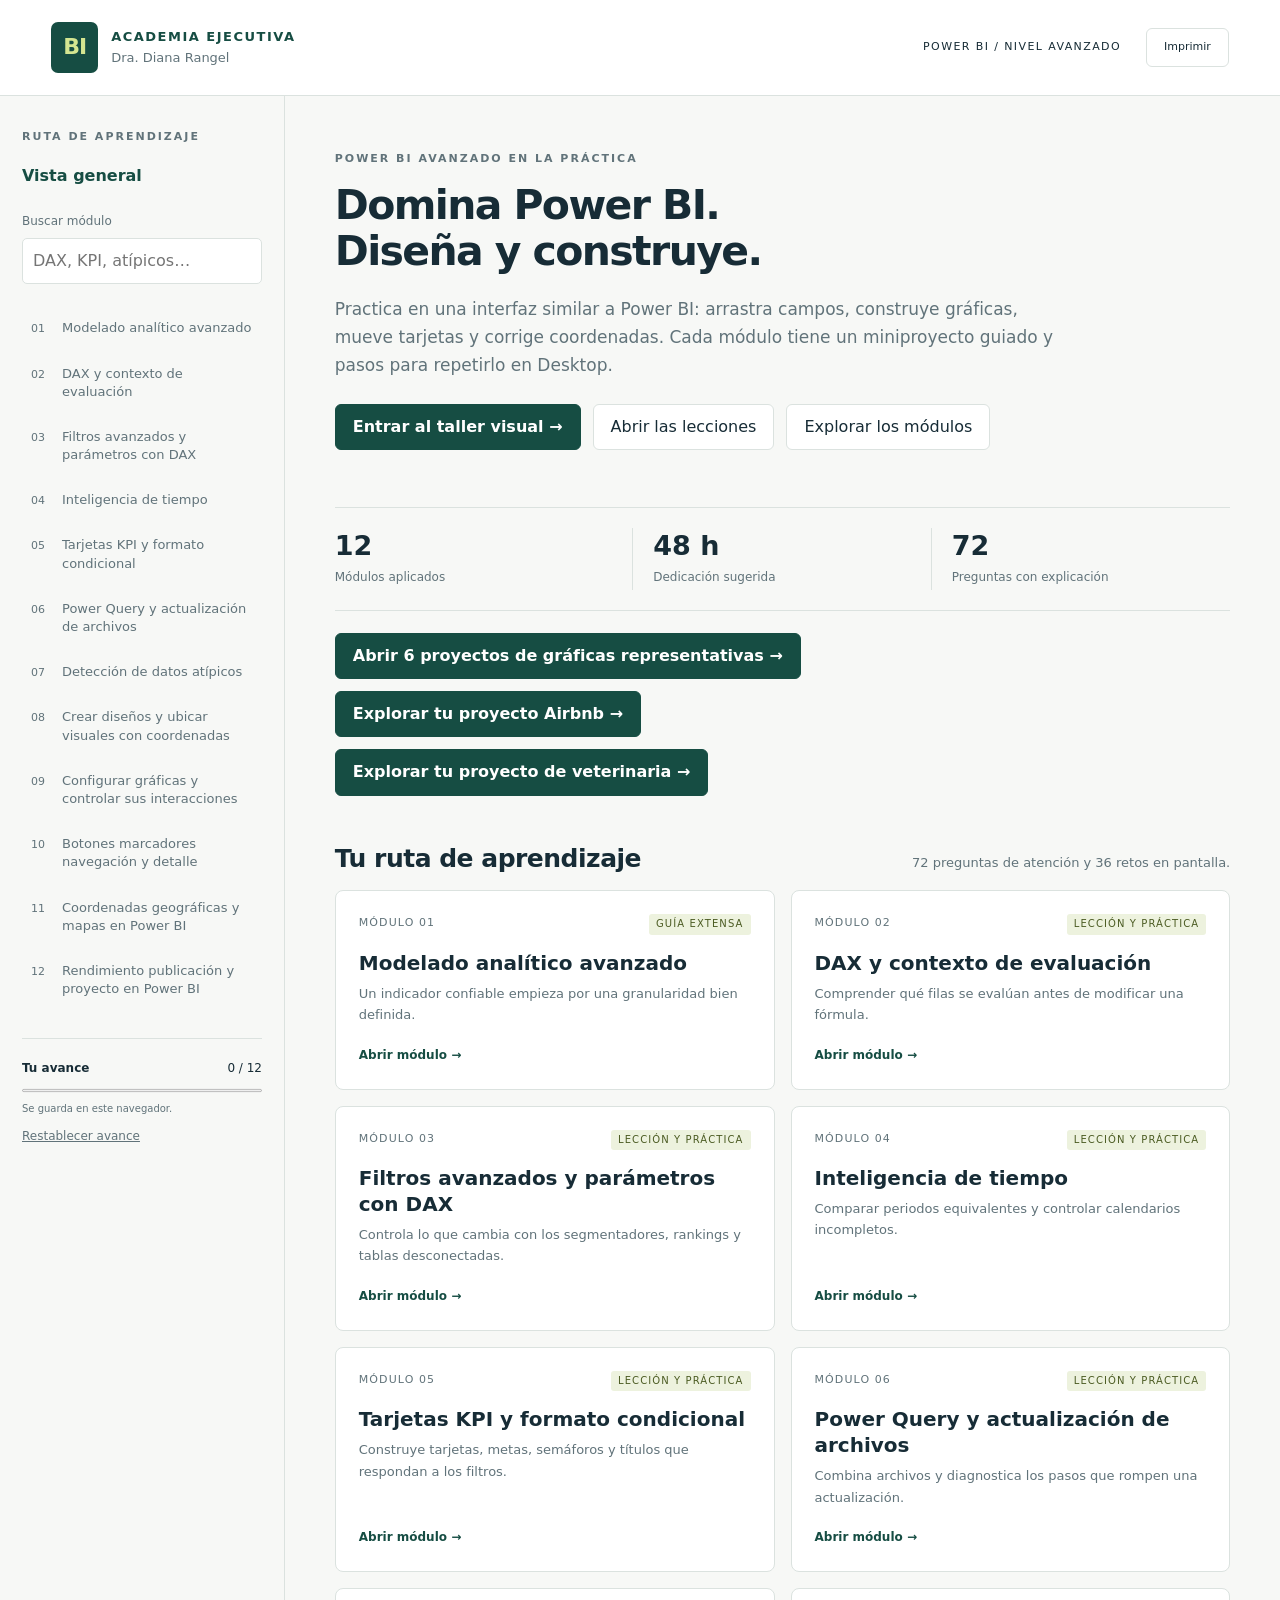
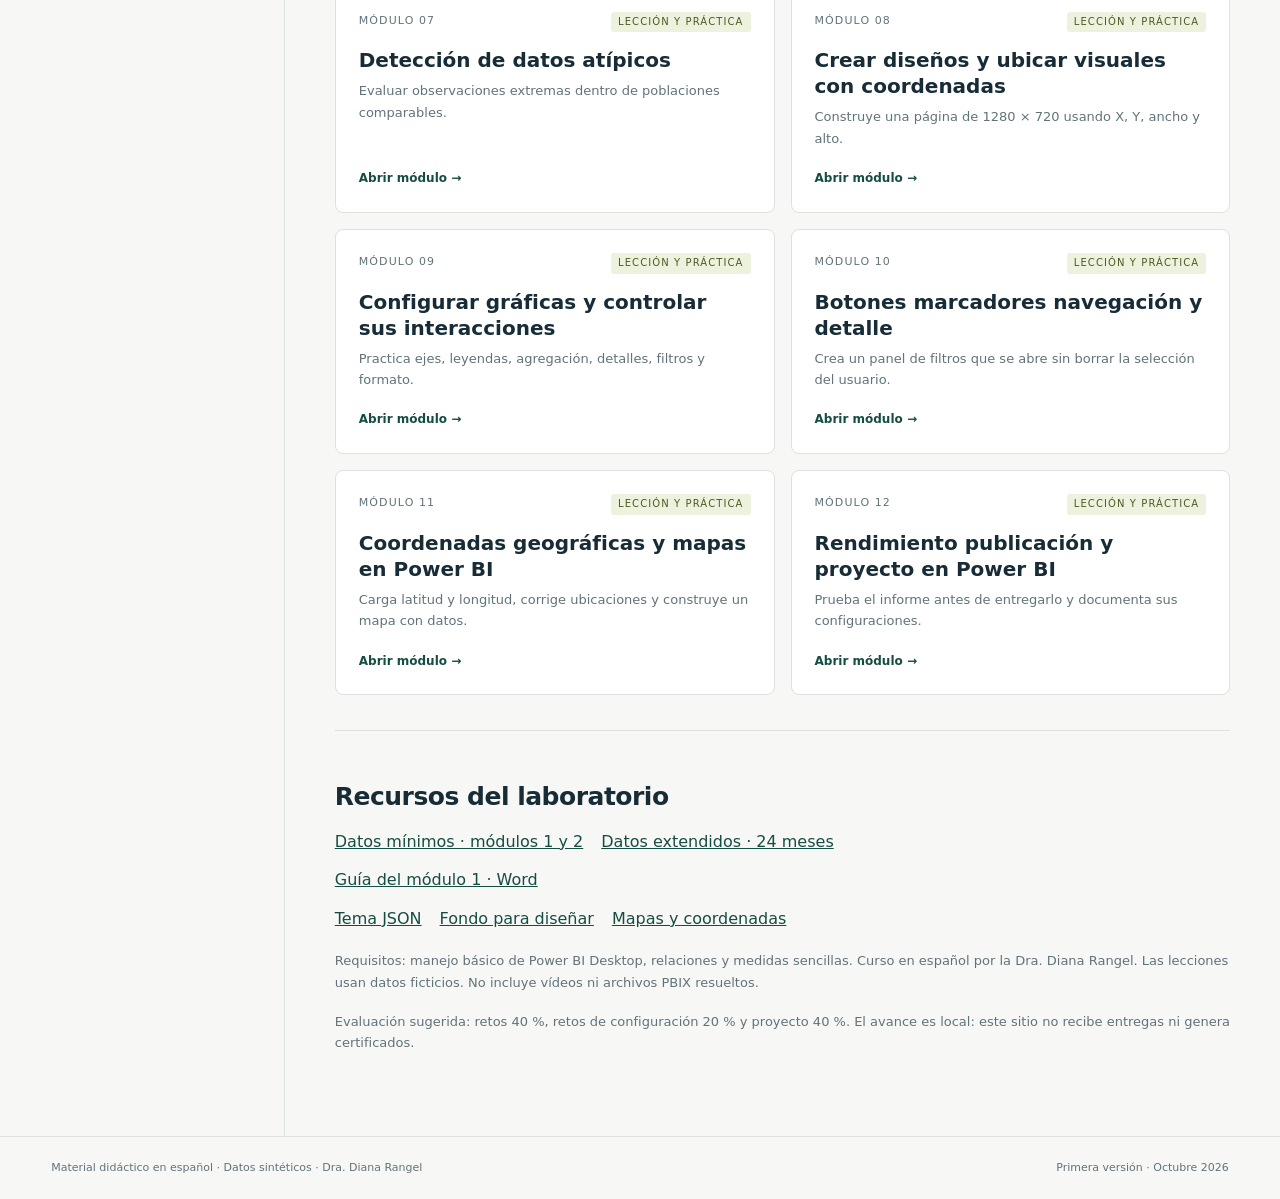
<file: docs/index.html>
<!doctype html>
<html lang="es"><head><meta charset="utf-8"><meta name="viewport" content="width=device-width, initial-scale=1"><title>Power BI avanzado · Dra. Diana Rangel</title><link rel="stylesheet" href="assets/style.css"><script defer src="assets/course.js"></script><script defer src="assets/app.js"></script></head>
<body><a class="skip" href="#content">Saltar al contenido</a><header><a href="#inicio" class="brand"><span class="brand-icon">BI</span><span>ACADEMIA EJECUTIVA<small>Dra. Diana Rangel</small></span></a><div class="header-right"><span>POWER BI / NIVEL AVANZADO</span><button id="print" class="outline">Imprimir</button></div></header>
<div class="layout"><aside><div class="sidebar-label">RUTA DE APRENDIZAJE</div><a href="#inicio" class="home">Vista general</a><label class="search-label" for="search">Buscar módulo</label><input id="search" type="search" placeholder="DAX, KPI, atípicos…"><nav id="nav" aria-label="Módulos del curso"></nav><div class="progress-box"><div><b>Tu avance</b><span id="progress-label">0 / 12</span></div><progress id="progress" max="12" value="0"></progress><small>Se guarda en este navegador.</small><button class="text-button" id="reset">Restablecer avance</button></div></aside><main id="content" tabindex="-1"></main></div><footer>Material didáctico en español · Datos sintéticos · Dra. Diana Rangel <span>Primera versión · Octubre 2026</span></footer></body></html>
</file>
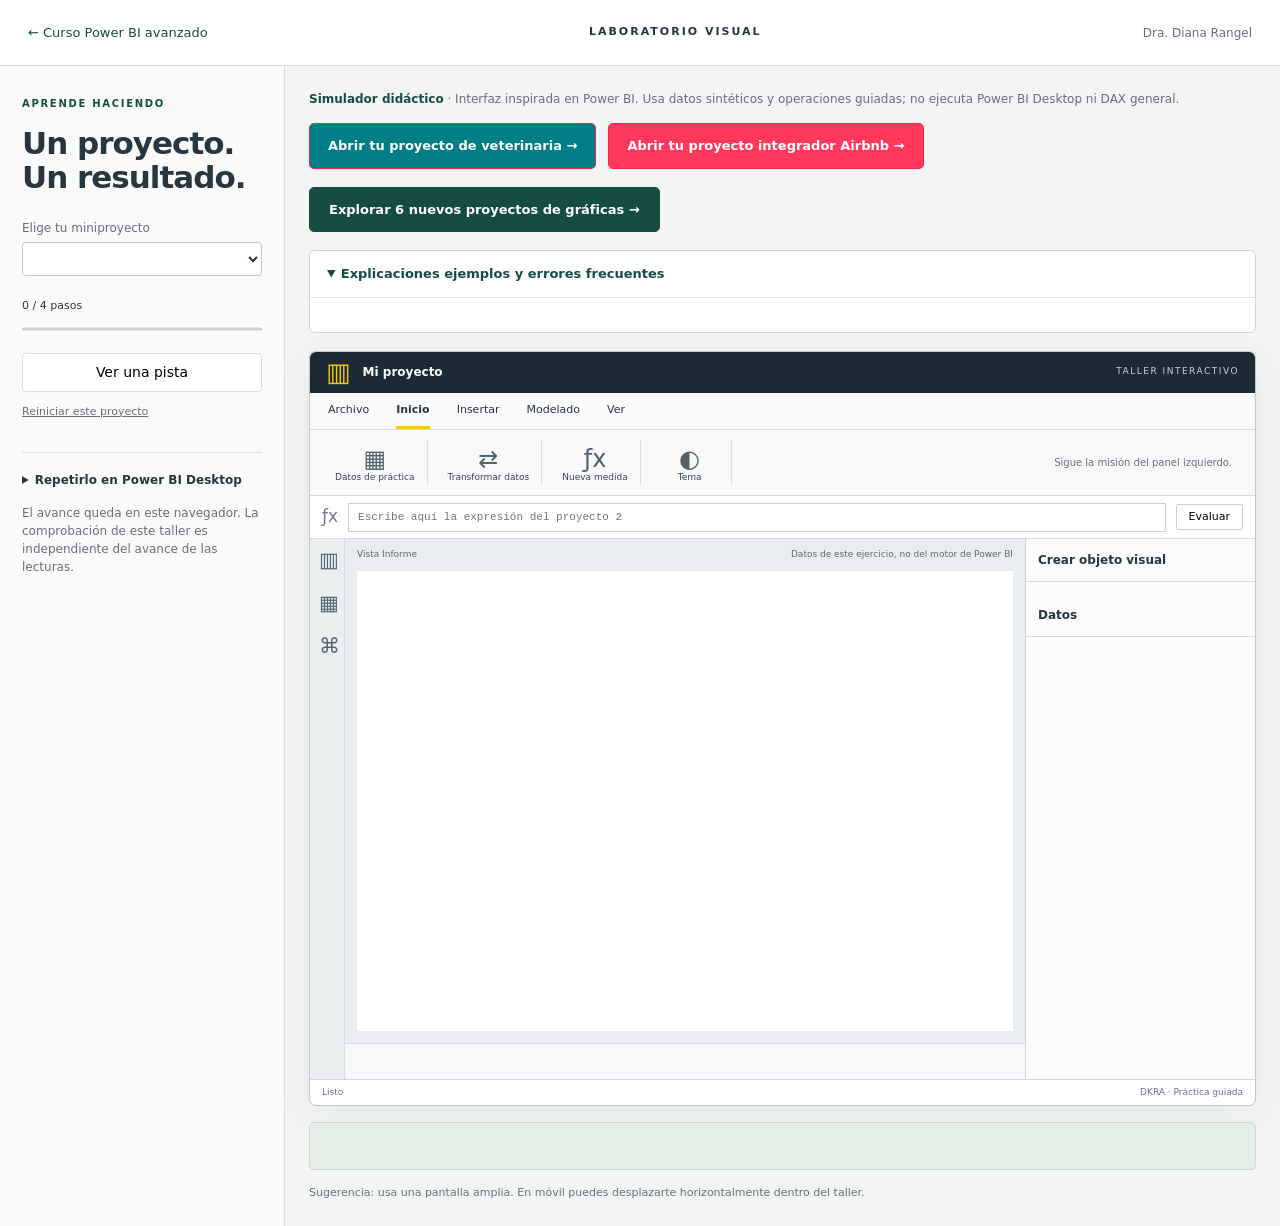
<file: ABRIR_TALLER.html>
<!doctype html><html lang="es"><meta charset="utf-8"><meta http-equiv="refresh" content="0;url=docs/laboratorio.html"><title>Abrir taller</title><p><a href="docs/laboratorio.html">Abrir taller visual de Power BI</a></p></html>
</file>
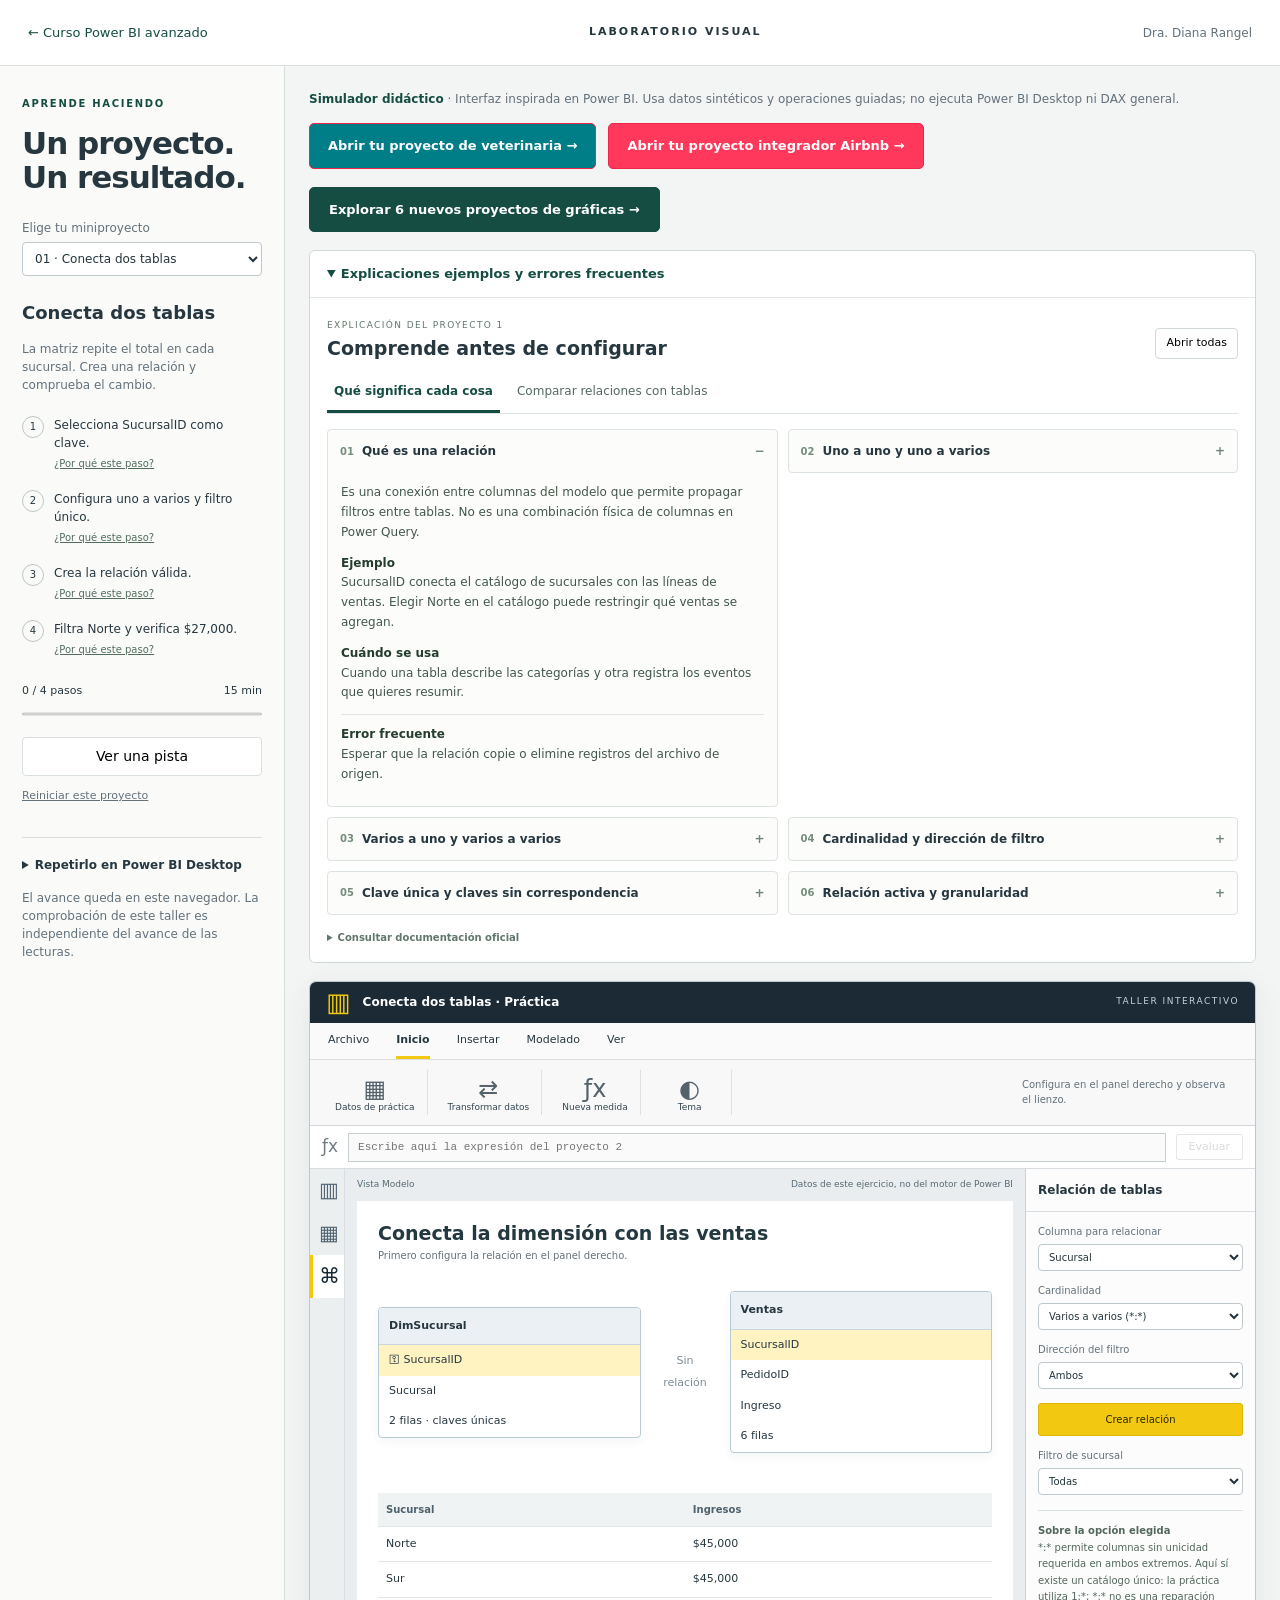
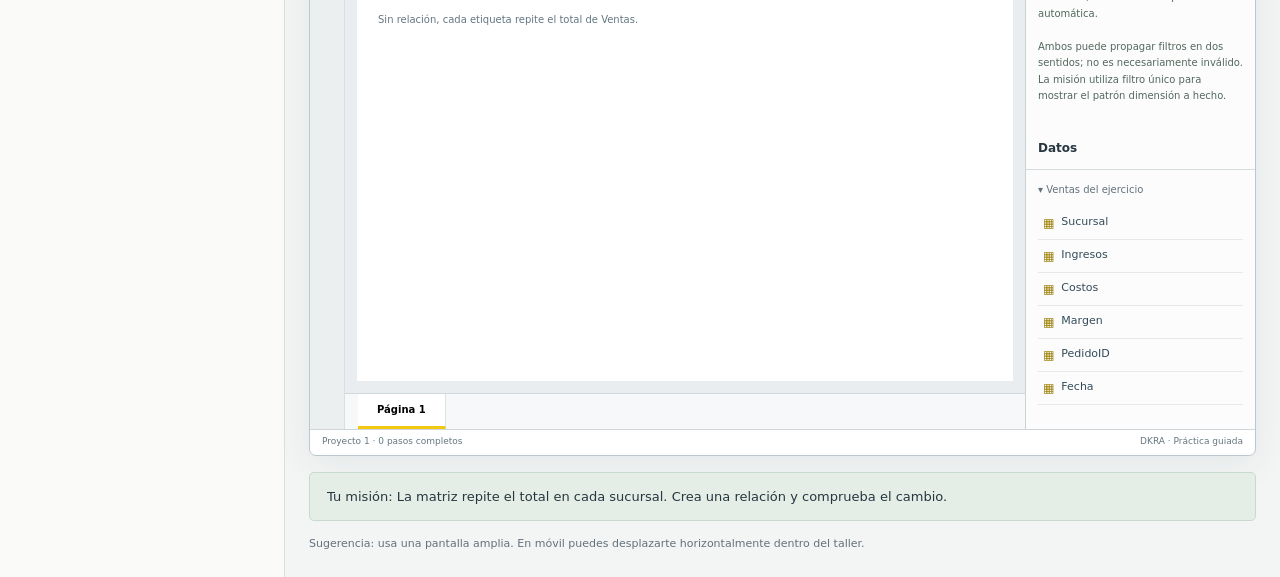
<file: docs/laboratorio.html>
<!doctype html>
<html lang="es"><head><meta charset="utf-8"><meta name="viewport" content="width=device-width, initial-scale=1"><title>Laboratorio visual · Power BI</title><link rel="stylesheet" href="lab/lab.css"><script defer src="lab/core.js"></script><script defer src="lab/knowledge.js"></script><script defer src="lab/help.js"></script><script defer src="lab/charts.js"></script><script defer src="airbnb/data.js"></script><script defer src="airbnb/core.js"></script><script defer src="airbnb/app.js"></script><script defer src="veterinaria/data.js"></script><script defer src="veterinaria/core.js"></script><script defer src="veterinaria/app.js"></script><script defer src="lab/app.js"></script></head>
<body><a class="skip" href="#workspace">Saltar al taller</a><header class="academy"><a href="index.html">← Curso Power BI avanzado</a><b>LABORATORIO VISUAL</b><span>Dra. Diana Rangel</span></header>
<div class="learning"><aside class="mission"><div class="mini-label">APRENDE HACIENDO</div><h1>Un proyecto.<br>Un resultado.</h1><label for="project">Elige tu miniproyecto</label><select id="project"></select><div id="mission-copy"></div><ol id="steps"></ol><div class="progress-label"><span id="count">0 / 4 pasos</span><span id="duration"></span></div><progress id="mission-progress" max="4" value="0"></progress><button id="hint" class="secondary">Ver una pista</button><p id="hint-copy" class="hint" hidden></p><button id="reset" class="text-button">Reiniciar este proyecto</button><details><summary>Repetirlo en Power BI Desktop</summary><p id="desktop"></p><a id="dataset" download>Descargar datos de este proyecto</a><p><a id="extra-dataset" download="Metas_laboratorio.csv" hidden>Descargar metas del proyecto 5</a></p><p><a href="https://learn.microsoft.com/power-bi/create-reports/desktop-report-view" target="_blank" rel="noopener">Consultar interfaz real en Microsoft Learn</a></p></details><p class="small">El avance queda en este navegador. La comprobación de este taller es independiente del avance de las lecturas.</p></aside>
<main id="workspace"><div class="simulation-note"><strong>Simulador didáctico</strong> · Interfaz inspirada en Power BI. Usa datos sintéticos y operaciones guiadas; no ejecuta Power BI Desktop ni DAX general.</div><button class="open-airbnb open-vet" data-open-vet>Abrir tu proyecto de veterinaria →</button><button class="open-airbnb" data-open-airbnb>Abrir tu proyecto integrador Airbnb →</button><button class="open-graphs" data-open-graphs>Explorar 6 nuevos proyectos de gráficas →</button><details class="lesson-panel" id="lesson-panel" open><summary>Explicaciones ejemplos y errores frecuentes</summary><div id="learning-content"></div></details><div class="app-window"><div class="app-title"><span class="bi-mark">▥</span><b id="file-title">Mi proyecto</b><span class="app-label">TALLER INTERACTIVO</span></div><div class="tabs"><span>Archivo</span><span class="selected">Inicio</span><span>Insertar</span><span>Modelado</span><span>Ver</span></div><div class="ribbon"><button data-ribbon="data"><span>▦</span>Datos de práctica</button><button data-ribbon="transform"><span>⇄</span>Transformar datos</button><button data-ribbon="measure"><span>ƒx</span>Nueva medida</button><button data-ribbon="theme"><span>◐</span>Tema</button><div class="ribbon-guide" id="ribbon-guide">Sigue la misión del panel izquierdo.</div></div><div class="formula"><span>ƒx</span><input id="formula" aria-label="Expresión DAX guiada" placeholder="Escribe aquí la expresión del proyecto 2" autocomplete="off" spellcheck="false"><button id="evaluate">Evaluar</button></div><div class="studio"><nav class="view-rail" aria-label="Vistas simuladas"><button data-view="Informe" title="Vista Informe" aria-label="Vista Informe">▥</button><button data-view="Datos" title="Vista Datos" aria-label="Vista Datos">▦</button><button data-view="Modelo" title="Vista Modelo" aria-label="Vista Modelo">⌘</button></nav><section class="stage"><div class="canvas-top"><span id="view-label">Vista Informe</span><span>Datos de este ejercicio, no del motor de Power BI</span></div><div id="canvas"></div><div class="page-tabs" id="pages"></div></section><aside class="properties"><div class="pane-title" id="pane-title">Crear objeto visual</div><div id="tools"></div><div class="pane-title">Datos</div><div id="fields"></div></aside></div><div class="app-status"><span id="status">Listo</span><span>DKRA · Práctica guiada</span></div></div><div id="feedback" role="status" aria-live="polite"></div><div id="desktop-warning" class="small">Sugerencia: usa una pantalla amplia. En móvil puedes desplazarte horizontalmente dentro del taller.</div></main></div></body></html>
</file>
<file: docs/assets/style.css>
:root{--ink:#172c36;--muted:#61737a;--paper:#f7f8f6;--line:#dbe2df;--green:#164d43;--lime:#d4e591}*{box-sizing:border-box}body{margin:0;background:var(--paper);color:var(--ink);font:16px/1.65 system-ui,-apple-system,Segoe UI,sans-serif}a{color:var(--green)}button,input{font:inherit}button,a{touch-action:manipulation}button{cursor:pointer}button:focus-visible,a:focus-visible,input:focus-visible,summary:focus-visible{outline:3px solid #ba7800;outline-offset:3px}.skip{position:absolute;left:-9999px}.skip:focus{left:10px;top:10px;background:white;z-index:3}header{height:96px;padding:0 4%;border-bottom:1px solid var(--line);display:flex;align-items:center;justify-content:space-between;background:white}.brand{text-decoration:none;display:flex;align-items:center;gap:13px;font-weight:750;font-size:13px;letter-spacing:1.5px}.brand small{display:block;letter-spacing:0;font-weight:400;font-size:13px;color:var(--muted)}.brand-icon{background:var(--green);color:var(--lime);padding:7px 12px;font-size:22px;letter-spacing:-1px;border-radius:7px}.header-right{display:flex;gap:25px;align-items:center;font-size:11px;letter-spacing:1.4px}.outline,.primary{padding:9px 17px;border:1px solid var(--line);border-radius:6px;background:white;color:var(--ink);text-decoration:none;display:inline-block}.primary{background:var(--green);color:white;border-color:var(--green);font-weight:650}.layout{max-width:1500px;margin:auto;display:grid;grid-template-columns:285px minmax(0,1fr)}aside{padding:32px 22px;border-right:1px solid var(--line)}.sidebar-label,.eyebrow{font-size:11px;letter-spacing:2px;font-weight:700;color:var(--muted)}.home{display:block;text-decoration:none;font-weight:650;margin:17px 0}.search-label{font-size:12px;color:var(--muted)}input[type=search]{width:100%;border:1px solid var(--line);padding:9px 10px;background:white;border-radius:5px;margin:5px 0 20px}nav a{display:flex;gap:10px;padding:12px 9px;border-radius:5px;text-decoration:none;color:var(--muted);font-size:13px;line-height:1.4;margin:3px 0}nav a .num{font-size:11px;padding-top:2px;min-width:21px}nav a.active{background:#e1eae4;color:var(--green);font-weight:700}nav a:hover{background:#edf0ec}.progress-box{border-top:1px solid var(--line);margin-top:28px;padding-top:20px;font-size:12px}.progress-box div{display:flex;justify-content:space-between}.progress-box small{color:var(--muted)}progress{width:100%;height:7px;accent-color:var(--green)}.text-button{border:0;background:none;padding:8px 0;text-decoration:underline;color:var(--muted);font-size:12px;display:block}main{padding:42px 5% 70px;min-width:0}h1{font-size:clamp(30px,3.2vw,49px);line-height:1.13;letter-spacing:-1.6px;margin:14px 0 20px;max-width:820px}h2{font-size:25px;line-height:1.3;letter-spacing:-.5px;margin:35px 0 15px}h3{font-size:18px;margin-top:27px}p{margin:12px 0}.lead{color:var(--muted);max-width:740px;font-size:17px}.hero{padding:12px 0 35px}.hero-actions{display:flex;gap:12px;margin-top:25px;flex-wrap:wrap}.stats{display:grid;grid-template-columns:repeat(3,1fr);border-top:1px solid var(--line);border-bottom:1px solid var(--line);padding:20px 0;margin:22px 0}.stats div{border-right:1px solid var(--line);padding-left:20px}.stats div:first-child{padding-left:0}.stats div:last-child{border:0}.stats strong{font-size:27px;display:block;line-height:1.3}.stats span{font-size:12px;color:var(--muted)}.section-head{display:flex;justify-content:space-between;align-items:baseline;gap:15px}.section-head p{font-size:13px;color:var(--muted)}.cards{display:grid;grid-template-columns:repeat(2,minmax(0,1fr));gap:16px}.card{display:flex;flex-direction:column;text-decoration:none;background:white;border:1px solid var(--line);border-radius:8px;padding:23px;transition:transform .15s}.card:hover{transform:translateY(-3px);border-color:var(--green)}.card-top{display:flex;justify-content:space-between;font-size:11px;letter-spacing:1.1px;color:var(--muted)}.card h3{margin:15px 0 7px;font-size:20px;color:var(--ink);line-height:1.3}.card p{color:var(--muted);font-size:13px;margin:0 0 20px}.card .arrow{margin-top:auto;font-size:12px;font-weight:650}.badge{background:#edf2de;color:#4b5b22;padding:2px 7px;border-radius:3px;font-size:10px}.downloads{border-top:1px solid var(--line);padding-top:15px;margin-top:35px}.downloads a{margin-right:18px}.notice{font-size:13px;color:var(--muted);margin-top:18px}.module-head{border-bottom:1px solid var(--line);padding-bottom:26px}.module-head h1{font-size:38px}.objectives{padding:18px 24px;background:#eaf0e9;border-radius:7px;margin:25px 0}.objectives h2{margin:0 0 8px;font-size:18px}.objectives ul{padding-left:21px;margin:5px 0}.article{max-width:900px}.article p,.article li{font-size:15px}.code-header{display:flex;justify-content:space-between;align-items:center;margin-top:22px}.code-header h3{margin:0}.copy{font-size:12px;border:1px solid var(--line);border-radius:5px;padding:5px 12px;background:white}pre{background:#152f32;color:#edf4eb;padding:22px;border-radius:7px;overflow:auto;font-size:12px;line-height:1.65;tab-size:4}code{font-family:ui-monospace,Consolas,monospace}.table-scroll{overflow:auto}table{border-collapse:collapse;width:100%;font-size:12px;margin:15px 0}th,td{padding:9px 10px;border:1px solid var(--line);text-align:left}th{background:#e9efeb}details{border-top:1px solid var(--line);border-bottom:1px solid var(--line);padding:15px 0;margin:28px 0}summary{cursor:pointer;font-weight:650}.quiz{background:white;border:1px solid var(--line);padding:24px;border-radius:8px;margin:30px 0}.quiz h2{margin-top:0}.quiz fieldset{border:0;padding:0;margin:0}.quiz legend{font-weight:650;margin-bottom:15px}.quiz label{display:block;margin:10px 0}.quiz input{margin-right:10px}.feedback{font-weight:600;margin-top:15px}.module-footer{display:flex;justify-content:space-between;align-items:center;border-top:1px solid var(--line);padding-top:25px;gap:15px;flex-wrap:wrap}.source{font-size:12px;color:var(--muted)}footer{border-top:1px solid var(--line);padding:22px 4%;font-size:11px;color:var(--muted);display:flex;justify-content:space-between;gap:15px}#toast{position:fixed;bottom:25px;left:50%;transform:translateX(-50%);padding:10px 20px;border-radius:6px;background:var(--green);color:white}li{margin-bottom:9px}@media(max-width:1000px){.layout{grid-template-columns:230px minmax(0,1fr)}.header-right span{display:none}.cards{grid-template-columns:1fr}main{padding:30px 5%}}@media(max-width:700px){header{height:80px}.brand{font-size:10px}.header-right{gap:0}.layout{display:block}aside{border-right:0;border-bottom:1px solid var(--line);padding:20px}nav{display:grid;grid-template-columns:1fr 1fr;max-height:220px;overflow:auto}.progress-box{margin-top:15px}.sidebar-label,.home{display:none}h1{font-size:35px}.module-head h1{font-size:30px}.stats div{padding-left:10px}.stats strong{font-size:23px}footer{display:block}.hero{padding-top:0}}@media print{header,aside,footer,.hero-actions,.module-footer,.quiz,.copy{display:none}.layout{display:block}main{padding:0}body{background:white}details>*{display:block}pre{white-space:pre-wrap;background:#eee;color:black}.cards{display:block}.card{break-inside:avoid}a{color:black}}

.quiz fieldset{border-bottom:1px solid var(--line);margin-bottom:25px;padding-bottom:22px}.quiz legend{font-size:15px}.quiz .feedback{font-size:13px}.design-lab{margin:30px 0}.design-controls{display:grid;grid-template-columns:repeat(4,1fr);gap:12px}.design-controls label{font-size:13px}.design-controls input{width:100%;padding:7px;border:1px solid var(--line);border-radius:4px}.canvas-preview{position:relative;width:100%;aspect-ratio:16/9;overflow:hidden;border:1px solid var(--line);margin-top:16px}.canvas-preview img{width:100%;height:100%;display:block}#moving-card{position:absolute;background:#164d43;color:white;border:2px solid #d4e591;display:flex;align-items:center;justify-content:center;font-size:clamp(8px,1vw,13px);overflow:hidden}#bounds{font-size:13px}@media(max-width:700px){.design-controls{grid-template-columns:1fr 1fr}}
</file>
<file: docs/lab/lab.css>
:root{--yellow:#f2c811;--navy:#1c2a35;--green:#164d43;--line:#d9dedf;--muted:#63717b}*{box-sizing:border-box}body{margin:0;color:#263740;background:#f3f5f4;font:14px/1.5 system-ui,Segoe UI,sans-serif}button,input,select{font:inherit}button{cursor:pointer}button:disabled{cursor:default;opacity:.5}a{color:#164d43}button:focus-visible,input:focus-visible,select:focus-visible,a:focus-visible,summary:focus-visible{outline:3px solid #9a6700;outline-offset:3px}.skip{position:absolute;left:-9999px}.skip:focus{left:10px;top:10px;background:white;z-index:6}.academy{height:66px;background:white;display:flex;align-items:center;justify-content:space-between;padding:0 28px;border-bottom:1px solid var(--line);gap:15px}.academy a{text-decoration:none;font-size:13px}.academy b{font-size:11px;letter-spacing:2px}.academy span{font-size:12px;color:var(--muted)}.learning{display:grid;grid-template-columns:285px minmax(0,1fr);max-width:1900px;margin:auto}.mission{padding:30px 22px;background:#fafbf8;border-right:1px solid var(--line);min-width:0}.mini-label{font-size:10px;letter-spacing:1.7px;font-weight:750;color:var(--green)}h1{font-size:31px;line-height:1.1;letter-spacing:-1px;margin:15px 0 25px}label{display:block;color:var(--muted);font-size:12px;margin-top:12px}select,input[type=number]{width:100%;padding:8px;border:1px solid #bfc8cc;border-radius:4px;background:white;color:#24343c;margin-top:5px}.mission select{font-size:12px}.mission h2{font-size:18px;line-height:1.3;margin-top:25px}.mission p{font-size:12px;color:var(--muted)}#steps{list-style:none;margin:22px 0;padding:0}#steps li{display:flex;gap:10px;margin:15px 0;font-size:12px;align-items:flex-start}#steps li span:first-child{border:1px solid #bcc7c4;border-radius:50%;height:22px;width:22px;display:flex;align-items:center;justify-content:center;flex-shrink:0;font-size:10px}#steps li.done span:first-child{background:var(--green);color:white;border-color:var(--green)}#steps li.done{color:var(--green)}.progress-label{display:flex;justify-content:space-between;font-size:11px}progress{width:100%;height:6px;accent-color:var(--green)}.secondary{background:white;border:1px solid var(--line);padding:8px 12px;border-radius:4px;width:100%;margin-top:17px}.text-button{background:none;border:0;text-decoration:underline;font-size:11px;color:var(--muted);padding:12px 0}.hint{padding:10px;background:#eef2e8;border-radius:4px}details{border-top:1px solid var(--line);margin-top:20px;padding-top:18px;font-size:12px}summary{cursor:pointer;font-weight:650}#workspace{padding:24px;min-width:0}.simulation-note{font-size:12px;color:var(--muted);margin-bottom:15px}.simulation-note strong{color:var(--green)}.app-window{background:white;border:1px solid #bdc7ce;border-radius:7px;overflow:auto;box-shadow:0 8px 35px #21344012}.app-title{height:41px;background:var(--navy);color:white;display:flex;align-items:center;padding:0 16px;gap:12px;min-width:870px}.bi-mark{color:var(--yellow);font-size:26px}.app-title b{font-size:12px;font-weight:550}.app-label{margin-left:auto;font-size:9px;letter-spacing:1.5px;color:#c6d3d8}.tabs{display:flex;gap:27px;padding:0 18px;height:37px;align-items:center;background:#fafafa;min-width:870px;font-size:11px;border-bottom:1px solid #ddd}.tabs .selected{height:100%;padding-top:9px;border-bottom:3px solid var(--yellow);font-weight:700}.ribbon{display:flex;align-items:center;gap:8px;min-width:870px;padding:10px 13px;background:#f8f8f8;border-bottom:1px solid #d0d6d9}.ribbon button{border:0;border-right:1px solid #dce0e1;background:none;min-width:83px;padding:1px 12px;font-size:9px;color:#34454e}.ribbon button:hover{background:#eee}.ribbon button span{display:block;font-size:24px;height:30px;color:#52616a}.ribbon-guide{margin-left:auto;max-width:220px;font-size:10px;color:var(--muted);padding-right:10px}.formula{height:43px;display:flex;align-items:center;gap:10px;padding:5px 12px;border-bottom:1px solid #d6dcdf;min-width:870px}.formula>span{font-size:17px;color:#6f7b83}.formula input{flex:1;font:11px/1.5 Consolas,monospace;border:1px solid #c7cfd2;height:29px;padding:5px 9px;min-width:0}.formula button{border:1px solid #c9cfd2;background:#fff;padding:4px 12px;font-size:11px;border-radius:2px}.studio{display:grid;grid-template-columns:35px minmax(520px,1fr) 230px;min-width:870px;min-height:540px}.view-rail{display:flex;flex-direction:column;background:#eceff0;border-right:1px solid #d9dfe1}.view-rail button{height:43px;background:none;border:0;border-left:3px solid transparent;font-size:21px;color:#536773}.view-rail button.active{border-left-color:var(--yellow);background:white;color:#182936}.stage{background:#e9edef;min-width:0;display:flex;flex-direction:column}.canvas-top{font-size:9px;display:flex;justify-content:space-between;padding:9px 12px;color:#586a75;gap:10px}.canvas-top span:last-child{max-width:250px;text-align:right}#canvas{margin:0 12px 12px;background:white;flex:1;min-height:405px;position:relative;padding:21px;overflow:auto}.page-tabs{height:36px;background:#f7f8f9;border-top:1px solid #cfd8dc;display:flex;align-items:center;gap:0;padding-left:13px}.page-tabs button{border:0;border-right:1px solid #dbe2e4;background:none;height:100%;padding:0 19px;font-size:10px}.page-tabs button.active{border-bottom:3px solid var(--yellow);background:white;font-weight:650}.properties{border-left:1px solid #cad2d6;background:#fcfcfc;padding-bottom:12px}.pane-title{font-size:12px;font-weight:700;border-bottom:1px solid #d7dddf;padding:12px}.properties #tools,.properties #fields{padding:0 12px 12px}.properties label{font-size:10px;margin-top:12px}.properties select,.properties input[type=number]{font-size:10px;padding:6px}.properties input[type=checkbox]{accent-color:#1e6a50}.properties button.action{background:var(--yellow);border:1px solid #dfb600;color:#282700;padding:8px 9px;font-size:10px;border-radius:3px;width:100%;margin-top:14px}.properties button.subtle{background:white;border:1px solid #c8d0d3;padding:7px;font-size:10px;width:100%;margin-top:9px}.app-status{height:26px;display:flex;justify-content:space-between;align-items:center;padding:0 12px;border-top:1px solid #ced6db;font-size:9px;color:#647680;min-width:870px}#feedback{padding:14px 17px;background:#e5eee6;border:1px solid #c8d9ce;border-radius:5px;font-size:13px;margin-top:16px;min-height:48px}#feedback.success{background:#dff0dd;color:#1c542d}.small{font-size:11px;color:var(--muted);margin-top:15px}.field{display:flex;align-items:center;gap:7px;width:100%;padding:7px 5px;border:0;border-bottom:1px solid #e5e9eb;background:none;text-align:left;font-size:11px;color:#334b58}.field:before{content:'▦';font-size:12px;color:#9a7b00}.field:hover{background:#fff6c9}.field[draggable=true]{cursor:grab}.well{display:block;width:100%;padding:9px;border:1px dashed #c6cfd4;margin-top:5px;background:white;text-align:left;font-size:10px;border-radius:3px;min-height:36px}.well.active{border:2px solid #c5a000;background:#fff9df}.well.dragover{background:#fff1a5}.well small{display:block;color:#7e8b92}.well b{font-weight:600}.visual-icons{display:grid;grid-template-columns:repeat(3,1fr);gap:5px;margin-top:12px}.visual-icons button{border:1px solid #d3dbdf;background:white;padding:6px 3px;font-size:9px}.visual-icons button span{font-size:21px;display:block}.visual-icons button.active{border-color:#9b7e00;background:#fff6c9}.canvas-title{margin:0 0 4px;font-size:19px;color:#243840;line-height:1.2}.canvas-sub{font-size:10px;color:var(--muted);margin:0 0 20px}.kpi-grid{display:grid;grid-template-columns:repeat(3,1fr);gap:12px;margin-bottom:24px}.kpi{padding:15px;border:1px solid #dce3e5;border-radius:4px;background:white}.kpi small{display:block;font-size:10px;color:var(--muted)}.kpi strong{display:block;font-size:25px;font-weight:650;letter-spacing:-1px;margin-top:5px}.large-kpi{max-width:390px;margin:38px auto;padding:30px;border:2px solid #f2c811;text-align:center;border-radius:3px}.large-kpi strong{font-size:48px;display:block;line-height:1.4;letter-spacing:-2px}.large-kpi small{font-size:11px;color:var(--muted)}.bar-row{display:flex;align-items:center;gap:10px;font-size:11px;margin:15px 0}.bar-label{width:65px;flex-shrink:0}.bar-track{height:26px;flex:1;background:#f0f3f4;position:relative;border-radius:2px}.bar-fill{height:100%;background:#347d88;border-radius:2px;min-width:2px}.bar-num{min-width:72px;text-align:right;font-variant-numeric:tabular-nums}.bar-row.selected .bar-fill{background:#e1bc15}.bar-row button{background:none;border:0;color:#164d43;font-size:10px}.table-scroll{overflow:auto}table{width:100%;border-collapse:collapse;font-size:11px;margin-top:12px}th,td{padding:9px 8px;border-bottom:1px solid #e0e6e9;text-align:left;white-space:nowrap}th{background:#f0f3f4;color:#4d626d;font-size:10px}.null{color:#b42318;font-style:italic}.model-diagram{display:grid;grid-template-columns:1fr 65px 1fr;align-items:center;gap:12px;margin:28px 0}.model-table{border:1px solid #b9c9d2;border-radius:4px;overflow:hidden;font-size:11px;box-shadow:0 4px 10px #2839440c}.model-table b{display:block;background:#eaf0f4;padding:10px;border-bottom:1px solid #cad6dc}.model-table p{margin:0;padding:7px 10px}.model-table .key{background:#fff4c1}.relationship{text-align:center;color:#7d8c95;line-height:2;font-size:11px}.relationship.connected{color:#18724a;font-weight:700}.badge{display:inline-block;background:#eef3ec;color:#41614b;font-size:10px;padding:4px 8px;border-radius:3px}.label-list label{display:flex;align-items:center;gap:7px;font-size:11px;color:#41535f;margin-top:9px}.plot{width:100%;max-height:300px;display:block}.plot text{font-family:system-ui,sans-serif;font-size:11px;fill:#627783}.plot circle.interactive{cursor:pointer;stroke:white;stroke-width:2px}.plot circle.interactive:hover{stroke:#263a47;stroke-width:3px}.formula-example{font:10px/1.6 Consolas,monospace;white-space:pre-wrap;border:1px solid #e0e4e6;background:#f4f6f7;padding:9px;margin-top:12px;color:#3d5461}.empty{height:230px;display:flex;flex-direction:column;align-items:center;justify-content:center;border:2px dashed #d5dfe4;color:#71838e;font-size:13px;text-align:center;gap:10px}.empty span{font-size:48px;color:#9facb4}.grid-canvas{width:100%;background:#f7f8f6;touch-action:none;border:1px solid #d4ddda}.grid-canvas .design-card{cursor:move}.grid-canvas text{user-select:none;pointer-events:none}.filter-panel{padding:15px;background:#eef2ed;border:1px solid #d1dcd2;max-width:210px}.filter-panel select{font-size:11px}.panel-toggle{border:1px solid #164d43;background:#164d43;color:white;padding:7px 12px;border-radius:3px;font-size:11px;margin-bottom:15px}.split-view{display:flex;gap:20px;align-items:flex-start}.split-view .large-kpi{flex:1;margin-top:0}.query-steps{font-size:10px;padding:0;list-style:none;color:#426052}.query-steps li{border-bottom:1px solid #dbe4df;padding:7px 3px}.coords-warning{font-size:11px;background:#fff7df;border:1px solid #eedb9b;padding:9px;margin-top:15px}.column-controls{display:grid;grid-template-columns:1fr 1fr;gap:8px}.state-note{font-size:10px;margin-top:12px;color:var(--muted)}.hint-top{background:#f8f5df;border:1px solid #e9ddb0;color:#665c28;font-size:11px;padding:10px;margin-bottom:16px}.all-complete{font-size:11px;color:#1a623e;margin:12px 0}.dark-button{background:#164d43;color:white;border:0;padding:8px 13px;font-size:11px;border-radius:3px}.data-button{border:0;background:none;text-decoration:underline;color:#164d43;font-size:11px}.period-chart{margin-top:10px}.series-row{display:flex;gap:8px;align-items:center;margin:14px 0;font-size:10px}.series-label{width:65px;flex-shrink:0}.series-bars{flex:1;display:grid;gap:4px}.series-bars>div{height:15px;position:relative;background:#e8ecee}.series-bars span{height:100%;display:block;background:#347d88}.series-bars .prior span{background:#c8a736}.series-values{width:85px;text-align:right;font-size:10px}.axis-label{font-size:10px;color:#6b7e88;margin-top:13px}.role-badge{font-size:11px;padding:8px;background:#f8edbf;border:1px solid #e4ce76;margin:12px 0}.view-context{font-size:10px;color:#637683;margin:14px 0}.coords-pair{font-size:11px;padding:9px;border:1px solid #dce4e7;border-radius:3px;margin-top:14px}@media(min-width:1600px){.studio{min-height:620px}#canvas{min-height:490px}}@media(max-width:1150px){.learning{grid-template-columns:255px minmax(0,1fr)}#workspace{padding:18px}.mission{padding:24px 17px}.academy span{display:none}}@media(max-width:780px){.learning{display:block}.mission{border-right:0;border-bottom:1px solid var(--line);padding:20px}.mission h1{font-size:25px;display:none}.mission #steps{display:grid;grid-template-columns:1fr 1fr;gap:8px;margin:15px 0}.mission #steps li{margin:4px 0}.academy{padding:0 15px}.academy b{font-size:9px}#workspace{padding:15px}.app-window{width:100%}.mission details{margin-top:10px}.mission .small{margin-bottom:0}#mission-copy h2{margin-top:15px}.simulation-note{font-size:11px}.mission select{max-width:500px}.mission .secondary{width:auto;min-width:140px;margin-right:10px}.mission .text-button{padding-left:10px}}@media print{.mission,.ribbon,.formula,.properties,.view-rail,.academy{display:none}.learning{display:block}.studio{display:block;min-width:0}.app-window{overflow:visible}.stage{display:block}#canvas{overflow:visible}.simulation-note{display:block}}

.lesson-panel{background:white;border:1px solid #ccd9d2;border-radius:6px;padding:0;margin:0 0 18px}.lesson-panel>summary{padding:13px 17px;font-size:13px;color:#164d43}.lesson-panel[open]>summary{border-bottom:1px solid #e1e8e3}#learning-content{padding:17px}.theory-heading{display:flex;align-items:center;justify-content:space-between;gap:12px}.theory-heading h2{font-size:19px;line-height:1.2;margin:4px 0 13px}.theory-label{font-size:9px;letter-spacing:1.4px;color:#61756b}.theory-toggle{border:1px solid #d0d9d4;background:white;padding:6px 10px;border-radius:4px;font-size:11px}.theory-tabs{display:flex;gap:10px;border-bottom:1px solid #dce5df;margin-bottom:15px;flex-wrap:wrap}.theory-tabs button{background:none;border:0;border-bottom:3px solid transparent;padding:10px 7px;font-size:12px;color:#556961}.theory-tabs button.current{border-color:#164d43;color:#164d43;font-weight:700}.concept-grid{display:grid;grid-template-columns:1fr 1fr;gap:10px;align-items:start}.concept{border:1px solid #dce4df;border-radius:4px;margin:0;padding:0;background:#fcfdfb;overflow:hidden}.concept>summary{font-size:12px;padding:12px;display:flex;align-items:center;gap:8px}.concept>summary:after{content:'+';margin-left:auto;color:#71857a}.concept[open]>summary:after{content:'−'}.concept>summary>span{font-size:10px;color:#758d7d}.concept>div{padding:0 13px 10px}.concept p{font-size:12px;line-height:1.65;color:#42574c;margin:11px 0}.concept p b{color:#243d2e}.concept .common-error{border-top:1px solid #e1e7df;padding-top:10px}.theory-sources details{border:0;margin-top:15px;padding-top:0;font-size:10px;color:#60776b}.theory-sources p{font-size:10px}.why-step{border:0;background:none;padding:4px 0;display:block;text-decoration:underline;font-size:10px;color:#526d60;text-align:left}.property-explanation{font-size:10px;line-height:1.65;color:#52685c;border-top:1px solid #dbe3de;padding-top:12px;margin-top:15px}.step-reason{padding:12px 15px;background:#f2f5e9;border-left:3px solid #8a9d46;margin-bottom:16px;font-size:12px}.step-reason p{margin:6px 0}.cardinality-switch{display:flex;gap:9px;margin:17px 0}.cardinality-switch button{border:1px solid #b9cdbf;border-radius:4px;background:white;padding:8px 20px;color:#164d43;font-size:16px}.cardinality-switch button.chosen{background:#164d43;color:white}.relation-explorer h3{font-size:16px;margin:12px 0}.relation-explorer p{font-size:12px;color:#4b6255;line-height:1.65}.relation-pair{display:grid;grid-template-columns:1fr 75px 1fr;gap:10px;align-items:center}.relation-table{border:1px solid #ccd9d0;border-radius:5px;overflow:hidden}.relation-table h4{padding:10px 12px;margin:0;background:#eef3ee;font-size:13px}.relation-table p{font-size:10px;padding:0 10px}.relation-table table{margin:0;font-size:11px}.relation-table td{padding:6px 10px}.relation-table tr.match{background:#fff3b8}.relation-table button{background:none;border:0;text-decoration:underline;color:#164d43;font-weight:700;min-width:25px}.relation-count{padding:10px 13px;background:#edf3ec;border-radius:4px}.relation-explorer .relation-caution{border-top:1px solid #e0e8e1;padding-top:12px;font-size:11px}.relation-link svg{width:100%;display:block}@media(max-width:1000px){.concept-grid{grid-template-columns:1fr}.cardinality-switch button{padding:8px 13px}}@media(max-width:650px){.theory-heading{align-items:flex-start}.theory-heading h2{font-size:17px}.relation-pair{grid-template-columns:1fr 45px 1fr;gap:4px}.relation-table h4{font-size:11px;padding:8px}.relation-table td{padding:5px}.relation-table p{padding:0 5px}.cardinality-switch{gap:6px}.cardinality-switch button{padding:7px 11px}#learning-content{padding:12px}}

.open-graphs{border:1px solid #164d43;background:#164d43;color:white;border-radius:5px;padding:12px 19px;margin:0 0 18px;font-size:13px;font-weight:650}.open-graphs:hover{background:#23695a}#graph-dialog{border:1px solid #b7c9c0;border-radius:10px;padding:0;width:min(1450px,96vw);max-width:96vw;max-height:94vh;color:#243c32;background:#f6f8f5}#graph-dialog::backdrop{background:#172d32b8}.g-header{display:flex;justify-content:space-between;align-items:center;gap:20px;padding:19px 25px;background:#164d43;color:white;position:sticky;top:0;z-index:2}.g-header small{font-size:9px;letter-spacing:1.5px}.g-header h2{font-size:21px;margin:4px 0}.g-header button{background:none;color:white;border:1px solid #ffffff77;padding:8px 12px;border-radius:4px;font-size:12px}.g-layout{display:grid;grid-template-columns:225px minmax(0,1fr)}.g-nav{padding:20px 15px;border-right:1px solid #d9e3dc}.g-nav>button{width:100%;padding:13px 11px;background:white;border:1px solid #dbe5de;text-align:left;border-radius:5px;font-size:12px;color:#334c3d;margin-bottom:9px}.g-nav>button small{display:block;font-size:8px;letter-spacing:1px;color:#73887b;margin-bottom:4px}.g-nav>button.active{background:#e0ecdf;border-color:#8cac95;font-weight:700}.g-nav>p{font-size:10px;color:#687e70;line-height:1.65}.g-main{padding:22px;min-width:0}.g-main>h2{font-size:25px;letter-spacing:-.5px;margin:0 0 8px}.g-question{font-size:14px;color:#577260}.g-work{display:grid;grid-template-columns:minmax(0,1fr) 220px;gap:14px;margin-top:20px}.g-work>section{min-width:0}.g-chart{background:white;border:1px solid #dbe4de;border-radius:6px;padding:15px;min-height:345px;display:flex;flex-direction:column;justify-content:center}.g-empty{display:flex;align-items:center;justify-content:center;min-height:310px;font-size:14px;color:#7b8b81;text-align:center;padding:30px;border:2px dashed #dce7df;border-radius:4px}.g-svg{width:100%;display:block;overflow:visible}.g-svg text{font-family:system-ui,sans-serif;font-size:11px;fill:#5b7064}.g-svg [data-gpoint]{cursor:pointer}.g-svg [data-gpoint]:focus-visible{outline:3px solid #9a6700}.g-inspect{background:#e9f0e6;padding:10px 13px;font-size:12px;min-height:53px;border-radius:4px}.g-controls{background:white;border:1px solid #dbe4de;padding:15px;border-radius:5px}.g-controls>b{font-size:12px}.g-controls label{font-size:10px;margin-top:16px;color:#58715e}.g-controls select{font-size:11px}.g-controls .g-check{display:flex;gap:6px;align-items:center;font-size:11px;color:#3e5a47}.g-controls input[type=checkbox]{accent-color:#164d43}.g-controls input[type=range]{width:100%}.g-controls output{display:block;font-size:12px;color:#164d43;font-weight:700}.g-legend{font-size:10px;color:#607969;line-height:1.6}.g-alert{font-size:11px;color:#8b4925;border:1px solid #e5ceb8;background:#fff7eb;padding:10px}.g-tasks{background:white;border:1px solid #dae5dc;border-radius:5px;padding:15px;margin:18px 0}.g-tasks>b{font-size:12px}.g-tasks ol{list-style:none;padding:0;display:grid;grid-template-columns:1fr 1fr;gap:9px;margin:12px 0}.g-tasks li{font-size:11px;color:#526a59;margin:0}.g-tasks li.done{color:#187242;font-weight:650}.g-tasks button{background:none;border:0;text-decoration:underline;font-size:10px;color:#627b68;padding:3px 0}.g-explain{display:grid;grid-template-columns:1fr 1fr;gap:25px;padding:5px 0 20px}.g-explain h3{font-size:14px;margin:15px 0 5px}.g-explain p{font-size:12px;color:#496351;line-height:1.75;margin:7px 0}.g-heat{overflow:auto}.g-heat table{min-width:390px;border-collapse:collapse;width:100%}.g-heat td,.g-heat th{border:3px solid white;padding:12px}.g-heat th{font-size:12px;background:#edf3ed}.g-heat button{width:100%;border:2px solid transparent;background:none;padding:13px 5px;border-radius:3px;font-size:16px;color:#1e3b2b;cursor:pointer}.g-heat button.chosen{border-color:#164d43}.g-heat button:hover{border-color:#8d9f38}@media(max-width:1050px){.g-work{grid-template-columns:1fr}.g-controls{display:grid;grid-template-columns:1fr 1fr;gap:0 16px}.g-controls>b{grid-column:1/-1}.g-layout{grid-template-columns:195px minmax(0,1fr)}}@media(max-width:650px){.g-header{padding:14px}.g-header h2{font-size:16px}.g-layout{display:block}.g-nav{display:flex;overflow:auto;gap:8px;border-right:0;border-bottom:1px solid #dce5df;padding:10px}.g-nav>button{min-width:150px;margin:0}.g-nav>p{display:none}.g-main{padding:15px}.g-explain{grid-template-columns:1fr;gap:0}.g-tasks ol{grid-template-columns:1fr}.g-chart{min-height:250px;padding:7px}.g-empty{min-height:240px}.g-main>h2{font-size:22px}.open-graphs{width:100%;font-size:12px}}

.open-airbnb{background:#ff385c;color:white;border:1px solid #ee264c;border-radius:5px;padding:12px 18px;font-size:13px;font-weight:700;margin:0 12px 18px 0}.open-airbnb:hover{background:#d92549}#airbnb-dialog{width:min(1670px,97vw);max-width:97vw;max-height:95vh;border:1px solid #edb0be;border-radius:12px;padding:0;background:#fff9fb;color:#312730}#airbnb-dialog::backdrop{background:#291c29b8}.a-head{display:flex;align-items:center;justify-content:space-between;gap:20px;background:linear-gradient(110deg,#ff385c,#d52669);padding:18px 26px;color:white;position:sticky;top:0;z-index:5}.a-head small{font-size:10px;letter-spacing:1.7px}.a-head h2{font-size:25px;margin:2px 0}.a-head>span{margin-left:auto;font-size:12px}.a-head button{background:none;color:white;border:1px solid #ffffff88;border-radius:4px;padding:8px 12px}.a-tabs{display:flex;gap:7px;padding:10px 22px;border-bottom:1px solid #efdae0;background:#fff;overflow:auto}.a-tabs button{white-space:nowrap;background:none;border:0;border-bottom:3px solid transparent;padding:9px 11px;font-size:12px;color:#6d4d5d}.a-tabs button.active{border-color:#ff385c;color:#9b2844;font-weight:700}.a-content{padding:20px 25px}.a-origin{font-size:11px;line-height:1.7;color:#785e6c;border-bottom:1px solid #efdae0;padding-bottom:13px;margin:0 0 16px}.a-filters{display:grid;grid-template-columns:repeat(6,1fr);gap:12px}.a-filters label,.a-mode label{font-size:11px;color:#6d4c5d;margin:0}.a-filters select,.a-mode select{font-size:12px;border-color:#e4bdc7;background:white}.a-mode{display:flex;align-items:center;gap:20px;margin:17px 0 9px;padding:12px;background:#fff;border:1px solid #f1d8e0;border-radius:5px}.a-mode b{font-size:12px;color:#8a2b46}.a-mode label{display:flex;gap:10px;align-items:center;flex:1}.a-mode select{margin:0;max-width:370px}.a-mode button{font-size:11px;background:white;border:1px solid #e0b8c4;padding:8px;border-radius:4px}.a-note{font-size:11px;line-height:1.75;color:#796371}.a-kpis{display:grid;grid-template-columns:repeat(4,1fr);gap:15px;margin:20px 0}.a-kpi{background:white;border:1px solid #f2bac7;border-radius:10px;padding:19px 15px;border-top:4px solid #ff385c}.a-kpi small{font-size:12px;color:#715766;display:block}.a-kpi strong{font-size:clamp(19px,1.8vw,30px);letter-spacing:-1px;line-height:1.6;display:block;color:#762b46}.a-kpi span{font-size:10px;color:#8c7281}.a-vis-grid{display:grid;grid-template-columns:1fr 1fr;gap:18px}.a-visual{background:white;border:1px solid #f0d0da;border-radius:8px;padding:17px;min-width:0}.a-visual:last-child{grid-column:1/-1}.a-visual h3{font-size:14px;margin:0 0 14px;color:#722440}.a-visual>p{font-size:11px;line-height:1.65;color:#81606f;border-top:1px solid #f3e4e9;padding-top:9px}.a-svg{width:100%;display:block;max-height:340px}.a-svg text{font-family:system-ui,sans-serif;font-size:13px;fill:#876e7a}.a-svg [data-apoint]{cursor:pointer}.a-bars{margin:15px 0}.a-bar{display:flex;align-items:center;gap:10px;margin:14px 0;font-size:11px}.a-bar>span{width:140px;flex-shrink:0;overflow:hidden;text-overflow:ellipsis;white-space:nowrap}.a-bar>div{flex:1;height:23px;background:#faeef2;border-radius:3px}.a-bar i{display:block;height:100%;background:#ff385c;border-radius:3px}.a-bar>b{font-size:11px;min-width:105px;text-align:right;font-weight:600;color:#7c304b}.a-total-note{border-top:1px solid #e7cbd6;margin-top:20px;padding:15px 0;font-size:12px;color:#725363}.a-total-note p{margin:7px 0;line-height:1.8}.a-table-scroll{overflow:auto;background:white;border:1px solid #f0dbe3;border-radius:5px}.a-table-scroll table{font-size:11px;margin:0;width:100%;border-collapse:collapse}.a-table-scroll th,.a-table-scroll td{padding:9px 12px;border-bottom:1px solid #f2e4eb;white-space:nowrap}.a-table-scroll th{font-size:10px;background:#fceef3;color:#78495e}.a-content>p,.a-content>ol,.a-content details p{font-size:12px;line-height:1.8;color:#6d5364}.a-content h3{font-size:20px;margin-top:15px}.a-content h4{font-size:15px}.a-content a{color:#a9264a}.a-content>label{max-width:350px;font-size:12px}.a-primary{background:#ff385c;color:white;border:0;border-radius:4px;font-size:12px;padding:9px 15px;margin:12px 0}.a-model{display:grid;grid-template-columns:1fr 55px 1fr 55px 1fr;align-items:center;gap:8px;margin:25px 0}.a-model>div{background:white;border:1px solid #edc4d1;padding:17px;border-radius:6px}.a-model b{font-size:13px}.a-model p{font-size:11px;color:#7e5f70}.a-model code{font-size:10px;white-space:normal;color:#8b3d5b}.a-model>span{font-size:14px;color:#b23358;text-align:center}.a-check{display:flex;align-items:center;gap:9px;padding:10px;background:white;border:1px solid #efdae2;border-radius:4px;font-size:12px!important;max-width:none!important}.a-check input{accent-color:#f7375e}.a-dax{border:1px solid #ecd2dc;border-radius:5px;background:white;padding:15px;margin:12px 0}.a-dax>div{display:flex;justify-content:space-between;font-size:13px;gap:15px}.a-dax button{background:none;border:1px solid #dab7c4;color:#a02c4d;border-radius:3px;padding:5px 12px;font-size:11px}.a-dax pre{white-space:pre-wrap;overflow-wrap:anywhere;font-size:12px;background:#fbf3f6;color:#69354e;border-radius:4px;padding:13px;margin:12px 0 0}.a-original{position:relative;aspect-ratio:16/9;margin:18px 0;background:white;border:1px solid #edc1d0}.a-original img{width:100%;height:100%;object-fit:contain;display:block}.a-original>button{position:absolute;padding:0;border:2px dashed #8d2056;background:#ffffff1c;text-align:left;overflow:hidden}.a-original>button.selected{border:3px solid #451953;background:#ffeb86aa}.a-original>button span{font-size:9px;line-height:1.2;color:#512248;background:#ffffffcb;position:absolute;top:0;left:0;padding:3px}.a-coordinates{background:white;border:1px solid #edc4d2;border-radius:5px;padding:15px;font-size:12px}.a-coordinates p{font-size:11px;overflow-wrap:anywhere}.a-missions{list-style:none;padding:0;display:grid;grid-template-columns:1fr 1fr;gap:15px;margin:25px 0}.a-missions li{font-size:13px;background:white;border:1px solid #edd5de;padding:14px;border-radius:5px;line-height:1.7}.a-missions .done{color:#266543;border-color:#b2d5c0;background:#eef9f1}.a-empty{padding:50px 20px;font-size:13px;color:#977b8c;text-align:center}@media(max-width:1000px){.a-filters{grid-template-columns:repeat(3,1fr)}.a-kpis{grid-template-columns:1fr 1fr}.a-mode{flex-wrap:wrap}.a-bar>span{width:105px}.a-bar>b{min-width:80px}.a-model{grid-template-columns:1fr}.a-model>span{transform:rotate(90deg);width:40px;margin:auto}.a-vis-grid{grid-template-columns:1fr}.a-visual:last-child{grid-column:auto}}@media(max-width:650px){.a-head{padding:13px}.a-head h2{font-size:21px}.a-head>span{display:none}.a-tabs{padding:7px}.a-tabs button{font-size:10px;padding:7px}.a-content{padding:15px}.a-filters{grid-template-columns:1fr 1fr}.a-kpi{padding:12px}.a-kpi strong{font-size:20px}.a-mode label{display:block}.a-mode select{width:100%;margin-top:5px}.a-missions{grid-template-columns:1fr}.a-bar>span{width:105px;font-size:10px}.a-bar>b{min-width:80px;font-size:10px}.open-airbnb{width:100%;margin-right:0}.a-original>button span{font-size:7px}.a-content>h3{font-size:18px}}

#vet-dialog{width:min(1400px,96vw);max-height:94vh;padding:0;border:0;border-radius:16px;background:#f6fafb;color:#16373b}#vet-dialog::backdrop{background:#102c3acc}.open-vet{background:#007e87!important;color:white!important}#vet-dialog .a-bar i{background:#007e87}#vet-dialog .a-head{background:#007e87;color:white}.v-donut{width:190px;height:190px;border-radius:50%;display:grid;place-items:center;margin:16px auto}.v-donut span{display:grid;place-items:center;width:110px;height:110px;border-radius:50%;background:white}.v-wire{position:relative;aspect-ratio:1920/1080;background:#e6eeee;border:1px solid #789}.v-wire button{position:absolute;background:#ffffffa6;border:1px dashed #007e87;font-size:clamp(7px,1vw,13px);overflow:hidden;padding:2px}.v-wire button.selected{outline:3px solid #d48b00;background:#fff2c9}#vet-dialog pre{white-space:pre-wrap}
</file>
